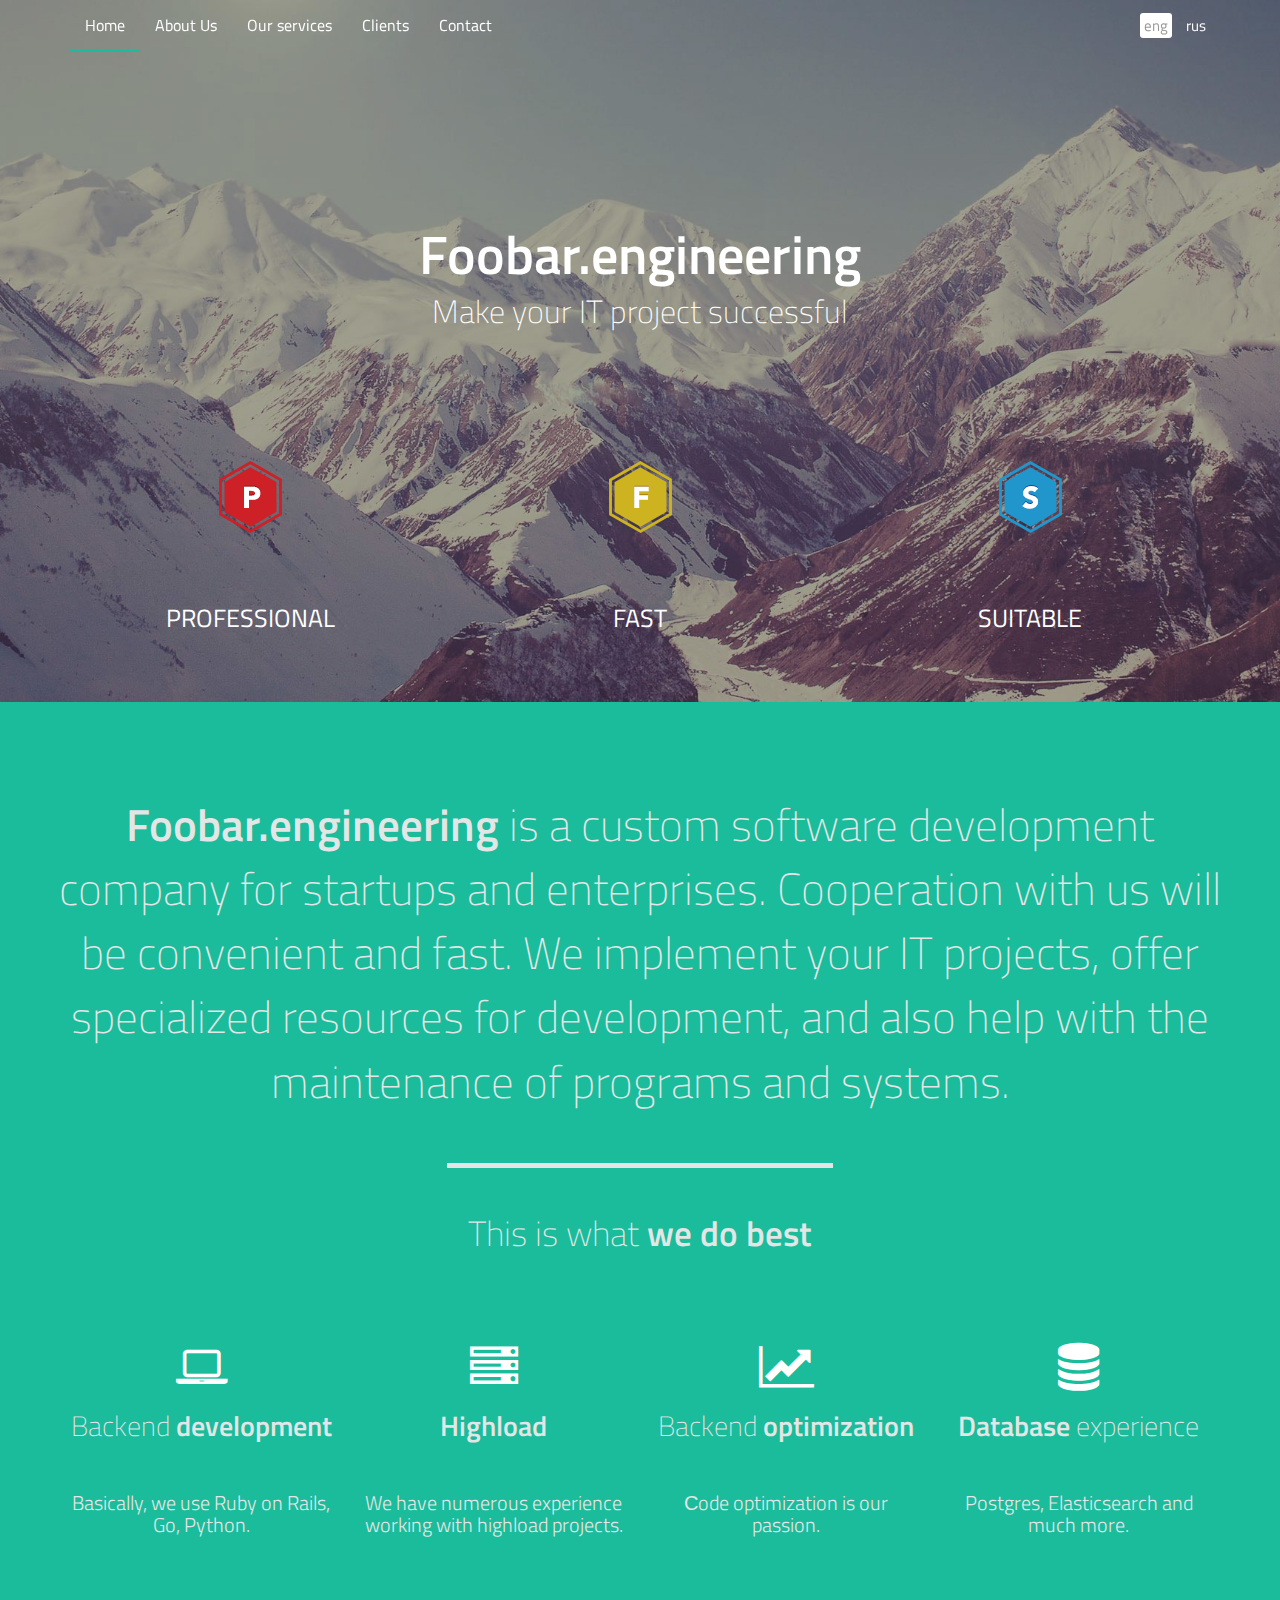
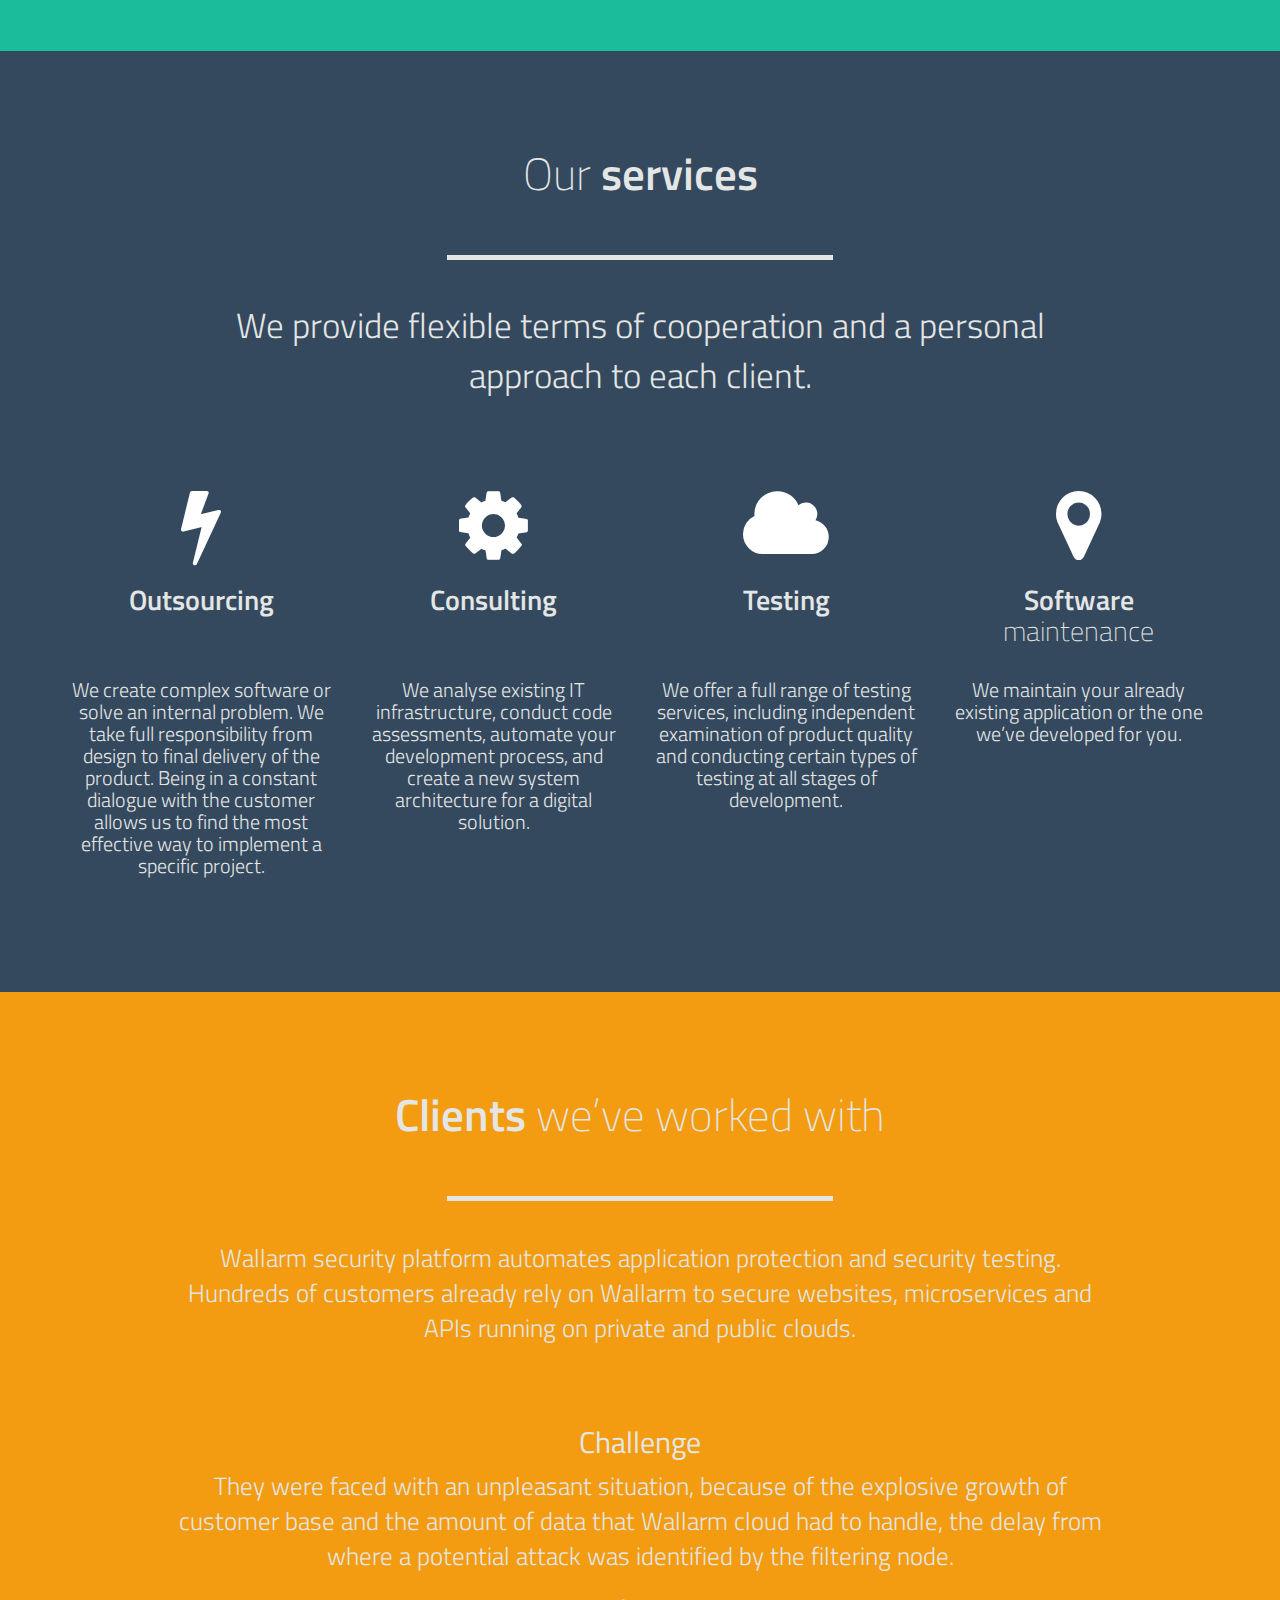
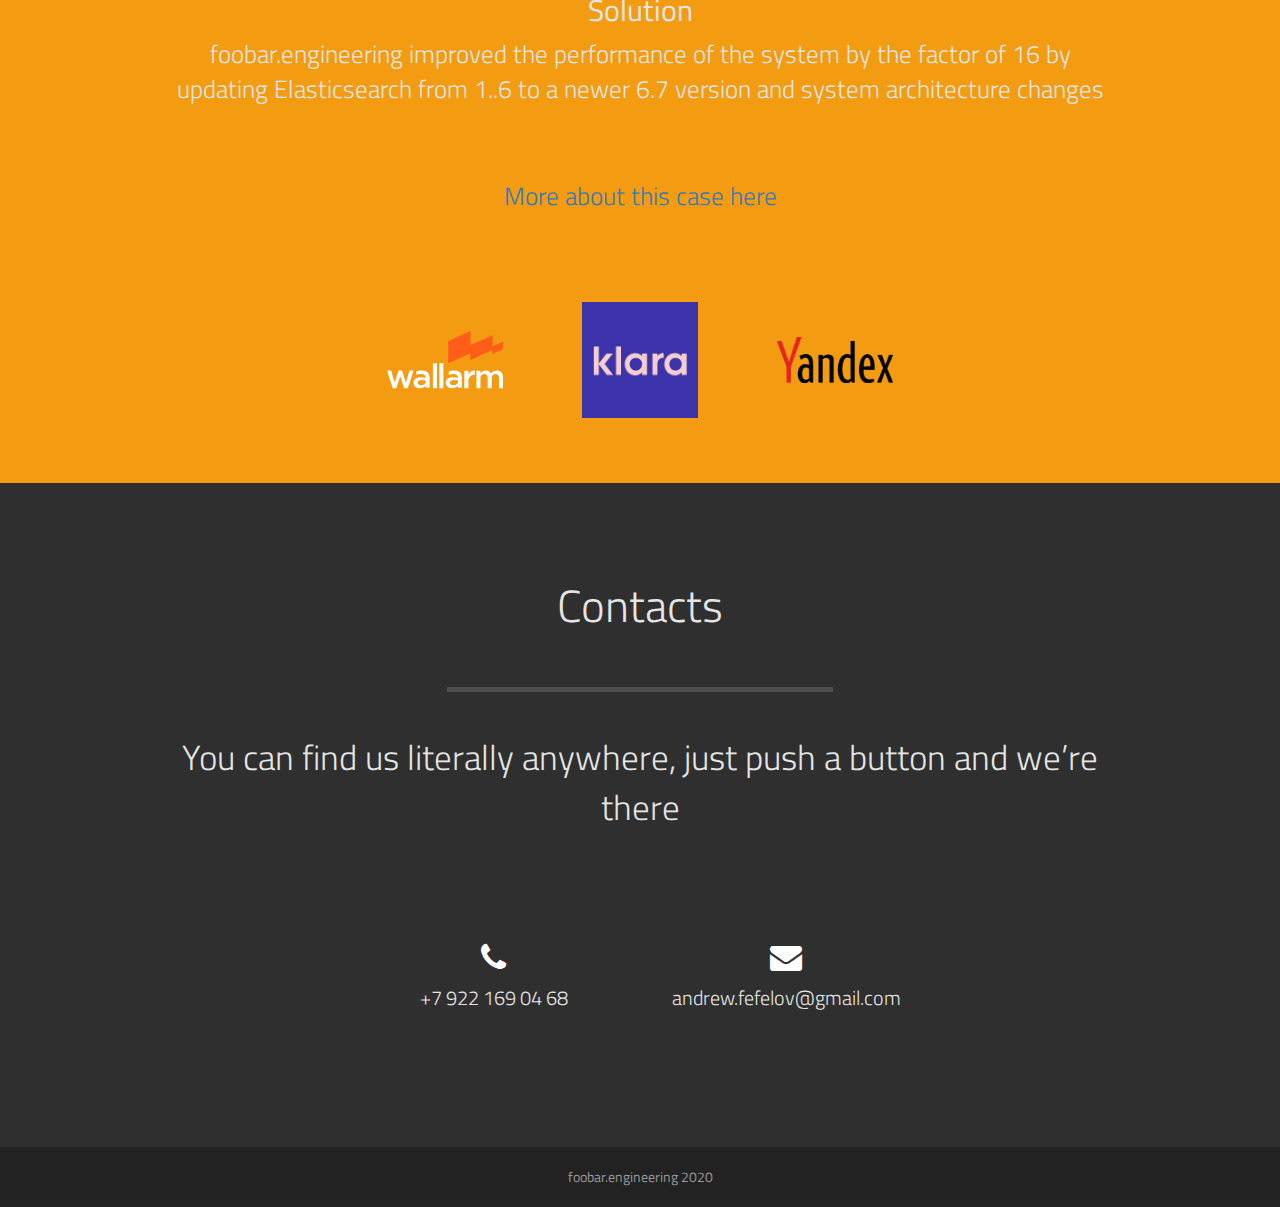
<file: index.html>
<!DOCTYPE html>
<html lang="en">
<head>
  <meta charset="utf-8">
  <title>foobar.engineering - Product development of high-load projects</title>
  <meta content="width=device-width, initial-scale=1.0" name="viewport">
  <meta content="development ruby ruby-on-rails high-load postgresql golang python" name="keywords">
  <meta content="We provide services in the field of software and web development." name="description">

  <!-- Favicons -->
  <link href="https://tataurov.github.io/foobar.github.io/img/favicon.png" rel="icon">
  <link href="https://tataurov.github.io/foobar.github.io/img/apple-touch-icon.png" rel="apple-touch-icon">

  <!-- Google Fonts -->
  <link href="https://fonts.googleapis.com/css?family=Titillium+Web:400,600,300,200&subset=latin,latin-ext" rel="stylesheet">

  <!-- Bootstrap CSS File -->
  <link href="https://tataurov.github.io/foobar.github.io/lib/bootstrap/css/bootstrap.min.css" rel="stylesheet">

  <!-- Libraries CSS Files -->
  <link href="https://tataurov.github.io/foobar.github.io/lib/font-awesome/css/font-awesome.min.css" rel="stylesheet">

  <!-- Main Stylesheet File -->
  <link href="https://tataurov.github.io/foobar.github.io/css/style.css" rel="stylesheet">

  <!-- Global site tag (gtag.js) - Google Analytics -->
  <script async src="https://www.googletagmanager.com/gtag/js?id=G-QPR0GGKFZ7"></script>
  <script>
    window.dataLayer = window.dataLayer || [];
    function gtag(){dataLayer.push(arguments);}
    gtag('js', new Date());

    gtag('config', 'G-QPR0GGKFZ7');
  </script>
</head>
<body data-spy="scroll" data-offset="58" data-target="#navigation">
  <div id="navigation" class="navbar navbar-fixed-top">
    <div class="container">
      <div class="navbar-header">
        <button type="button" class="navbar-toggle" data-toggle="collapse" data-target=".navbar-collapse">
          <i class="fa fa-bars"></i>
        </button>
      </div>
      <div class="navbar-collapse collapse">
        <ul class="nav navbar-nav">
          <li class="active"><a href="#intro" class="smoothscroll">Home</a></li>
          <li><a href="#about-us" class="smoothscroll">About Us</a></li>
          <li><a href="#services" class="smoothscroll">Our services</a></li>
          <li><a href="#clients" class="smoothscroll">Clients</a></li>
          <li><a href="#contact" class="smoothscroll">Contact</a></li>
        </ul>
      </div>
      <div class="languages">
        <a class="active" href="https://tataurov.github.io/foobar.github.io/">eng</a>
        <a href="https://tataurov.github.io/foobar.github.io/ru">rus</a>
      </div>
    </div>
  </div>

  <div class="slide story" id="intro" data-slide="1">
    <div class="container">
      <div id="home-row-1" class="row clearfix">
        <div class="col-12">
          <h1 class="font-semibold">Foobar.engineering</h1>
          <h4 class="font-thin">
            Make your IT project successful
          </h4>
          <br>
          <br>
        </div>
      </div>
      <div id="home-row-2" class="row clearfix">

        <div class="col-12 col-sm-4">
          <a href="#about-us" class="smoothscroll navigation-slide-a"><div class="home-hover navigation-slide">
            <img src="img/s02.png"></div><span>PROFESSIONAL</span>
          </a>
        </div>

        <div class="col-12 col-sm-4">
          <a href="#services" class="smoothscroll navigation-slide-a">
            <div class="home-hover navigation-slide">
              <img src="img/s01.png">
            </div>
            <span>FAST</span>
          </a>
        </div>

        <div class="col-12 col-sm-4">
          <a href="#clients" class="smoothscroll navigation-slide-a">
            <div class="home-hover navigation-slide">
              <img src="img/s03.png">
            </div>
            <span>SUITABLE</span>
          </a>
        </div>
      </div>
    </div>
  </div>
  <div class="slide story" id="about-us" data-slide="2">
    <div class="container">
      <div class="row title-row">
        <div class="col-12 font-thin">
          <span class="font-semibold">Foobar.engineering</span> is a custom software development company for startups and enterprises. Cooperation with us will be convenient and fast.
          We implement your IT projects, offer specialized resources for development, and also help with the maintenance of programs and systems.
        </div>
      </div>
      <div class="row line-row">
        <div class="hr">&nbsp;</div>
      </div>
      <div class="row subtitle-row">
        <div class="col-12 font-thin">This is what <span class="font-semibold">we do best</span></div>
      </div>
      <div class="row content-row">
        <div class="col-12 col-lg-3 col-sm-6">
          <p><i class="fa fa-laptop"></i></p>
          <h2 class="font-thin">Backend <span class="font-semibold">development</span></h2>
          <h4 class="font-thin">Basically, we use Ruby on Rails, Go, Python.</h4>
          <br />
          <br />
        </div>
        <div class="col-12 col-lg-3 col-sm-6">
          <p><i class="fa fa-server"></i></p>
          <h2 class="font-thin"><span class="font-semibold">Highload</span></h2>
          <h4 class="font-thin">We have numerous experience working with highload projects.</h4>
          <br />
          <br />
        </div>
        <div class="col-12 col-lg-3 col-sm-6">
          <p><i class="fa fa-line-chart"></i></p>
          <h2 class="font-thin">Backend <span class="font-semibold">optimization</span></h2>
          <h4 class="font-thin">Сode optimization is our passion.</h4>
          <br />
          <br />
        </div>
        <div class="col-12 col-lg-3 col-sm-6">
          <p><i class="fa fa-database"></i></p>
          <h2 class="font-thin"><span class="font-semibold">Database</span> experience</h2><wo></wo>
          <h4 class="font-thin">Postgres, Elasticsearch and much more.</h4>
          <br />
          <br />
        </div>
      </div>
    </div>
  </div>

  <div class="slide story" id="services" data-slide="4">
    <div class="container">
      <div class="row title-row">
        <div class="col-12 font-thin">Our <span class="font-semibold">services</span></div>
      </div>
      <div class="row line-row">
        <div class="hr">&nbsp;</div>
      </div>
      <div class="row subtitle-row">
        <div class="col-sm-1 hidden-sm">&nbsp;</div>
        <div class="col-12 col-sm-10 font-light">We provide flexible terms of cooperation and a personal approach to each client.</div>
        <div class="col-sm-1 hidden-sm">&nbsp;</div>
      </div>
      <div class="row content-row">
        <div class="col-12 col-sm-3">
          <p><i class="fa fa-bolt"></i></p>
          <h2 class="font-thin"><span class="font-semibold" >Outsourcing</span></h2>
          <h4 class="font-thin">We create complex software or solve an internal problem. We take full responsibility from design to final delivery of the product. Being in a constant dialogue with the customer allows us to find the most effective way to implement a specific project.</h4>
          <br />
          <br />
        </div>
        <div class="col-12 col-sm-3">
          <p><i class="fa fa-cog"></i></p>
          <h2 class="font-thin"><span class="font-semibold">Consulting</span></h2>
          <h4 class="font-thin">We analyse existing IT infrastructure, conduct code assessments, automate your development process, and create a new system architecture for a digital solution.</h4>
          <br />
          <br />
        </div>
        <div class="col-12 col-sm-3">
          <p><i class="fa fa-cloud"></i></p>
          <h2 class="font-thin"><span class="font-semibold">Testing</span></h2>
          <h4 class="font-thin">We offer a full range of testing services, including independent examination of product quality and conducting certain types of testing at all stages of development.</h4>
          <br />
          <br />
        </div>
        <div class="col-12 col-sm-3">
          <p><i class="fa fa-map-marker"></i></p>
          <h2 class="font-thin"><span class="font-semibold">Software</span><br />maintenance</h2>
          <h4 class="font-thin">We maintain your already existing application or the one we’ve developed for you.</h4>
          <br />
          <br />
        </div>
      </div>
    </div>
  </div>
  <div class="slide story" id="clients" data-slide="5">
    <div class="container">
      <div class="row title-row">
        <div class="col-12 font-thin"><span class="font-semibold">Clients</span> we’ve worked with</div>
      </div>
      <div class="row line-row">
        <div class="hr">&nbsp;</div>
      </div>
      <div class="row subtitle-row" id="js-text-slides-content">
        <div class="js-text-slides-content__slide text-slides-content__slide active" data-slide="1">
          <div class="col-sm-1 hidden-sm">&nbsp;</div>
          <div class="col-12 col-sm-10 font-light">
            <p>Wallarm security platform automates application protection and security testing. Hundreds of customers already rely on Wallarm to secure websites, microservices and APIs running on private and public clouds.</p>
            <br />
            <h2>Challenge</h2>
            <p>They were faced with an unpleasant situation, because of the explosive growth of customer base and the amount of data that Wallarm cloud had to handle, the delay from where a potential attack was identified by the filtering node.</p>

            <h2>Solution</h2>
            <p>foobar.engineering improved the performance of the system by the factor of 16 by
              updating Elasticsearch from 1..6 to a newer 6.7 version and system architecture changes</p>
            <br />
            <a href="https://lab.wallarm.com/putting-wallarm-management-console-on-a-fast-track/">More about this case here</a>
          </div>
          <div class="col-sm-1 hidden-sm">&nbsp;</div>
        </div>
        <div class="js-text-slides-content__slide text-slides-content__slide" data-slide="2">
          <div class="col-sm-1 hidden-sm">&nbsp;</div>
          <div class="col-12 col-sm-10 font-light">
            <p>Klara is а secure healthcare communication platform, revolutionizing healthcare communication for everyone involved in the patient's journey.</p>
            <br />
            <h2>Challenge</h2>
            <p>The client needed the service for performance testing due to expansion of the client base.</p>

            <h2>Solution</h2>
            <p>foobar.engineering developed flexible service for the performance tests including data obfuscation of personal data and integration into the pipeline.</p>
          </div>
          <div class="col-sm-1 hidden-sm">&nbsp;</div>
        </div>
        <div class="js-text-slides-content__slide text-slides-content__slide" data-slide="3">
          <div class="col-sm-1 hidden-sm">&nbsp;</div>
          <div class="col-12 col-sm-10 font-light">
            <p>
              Yandex is a Russian multinational company in the information technology industry.
              The client wanted to create a marketing project for traffic laws testing.
              We used Yandex.cloud solution and developed the service using Golang.
            </p>
            <br />
            <p>The result you can see <a href="https://www.autoru-pdd.ru/">here</a></p>
            <br />
          </div>
          <div class="col-sm-1 hidden-sm">&nbsp;</div>
        </div>
      </div>
      <div class="row content-row content-row_logos">
        <div class="col-3 col-sm-3 hidden-sm">&nbsp;</div>
        <div class="col-12 col-sm-2 js-text-slides-content__nav-item text-slides-content__nav-item" data-slide="1">
          <img src="img/partners/wallarm.svg" alt="">
        </div>
        <div class="col-12 col-sm-2 js-text-slides-content__nav-item text-slides-content__nav-item" data-slide="2">
          <img src="img/partners/klara.png" alt="">
        </div>
        <div class="col-12 col-sm-2 js-text-slides-content__nav-item text-slides-content__nav-item" data-slide="3">
          <img src="img/partners/ya.png" alt="">
        </div>
        <div class="col-3 col-sm-3 hidden-sm">&nbsp;</div>
      </div>
    </div>
  </div>

  <div class="slide story" id="contact" data-slide="6">
    <div class="container">
      <div class="row title-row">
        <div class="col-12 font-light">Contacts</div>
      </div>
      <!-- /row -->
      <div class="row line-row">
        <div class="hr">&nbsp;</div>
      </div>
      <!-- /row -->
      <div class="row subtitle-row">
        <div class="col-sm-1 hidden-sm">&nbsp;</div>
        <div class="col-12 col-sm-10 font-light">You can find us literally anywhere, just push a button and we’re there</div>
        <div class="col-sm-1 hidden-sm">&nbsp;</div>
      </div>
      <!-- /row -->
      <div id="contact-row-4" class="row">
        <div class="col-sm-3 hidden-sm">&nbsp;</div>
        <div class="col-12 col-sm-3 with-hover-text">
          <p><a target="_blank" href="tel:+79221690468"><i class="fa fa-phone"></i></a></p>
          <span class="hover-text font-light ">+7 922 169 04 68</span></a>
        </div>
        <div class="col-12 col-sm-3 with-hover-text">
          <p><a target="_blank" href="mailto:andrew.fefelov@gmail.com"><i class="fa fa-envelope"></i></a></p>
          <span class="hover-text font-light ">andrew.fefelov@gmail.com</span></a>
        </div>
      </div>
      <!-- /row -->
    </div>
    <!-- /container -->
  </div>

  <div id="copyrights">
    <div class="container">
      <div class="credits">
        <span>foobar.engineering 2020</span>
      </div>
    </div>
  </div>

  <script src="lib/jquery/jquery.min.js"></script>
  <script src="lib/bootstrap/js/bootstrap.min.js"></script>
  <script src="lib/easing/easing.min.js"></script>
  <script src="lib/php-mail-form/validate.js"></script>
  <script src="lib/fancybox/fancybox.js"></script>

  <script src="js/main.js"></script>

</body>
</html>
</file>
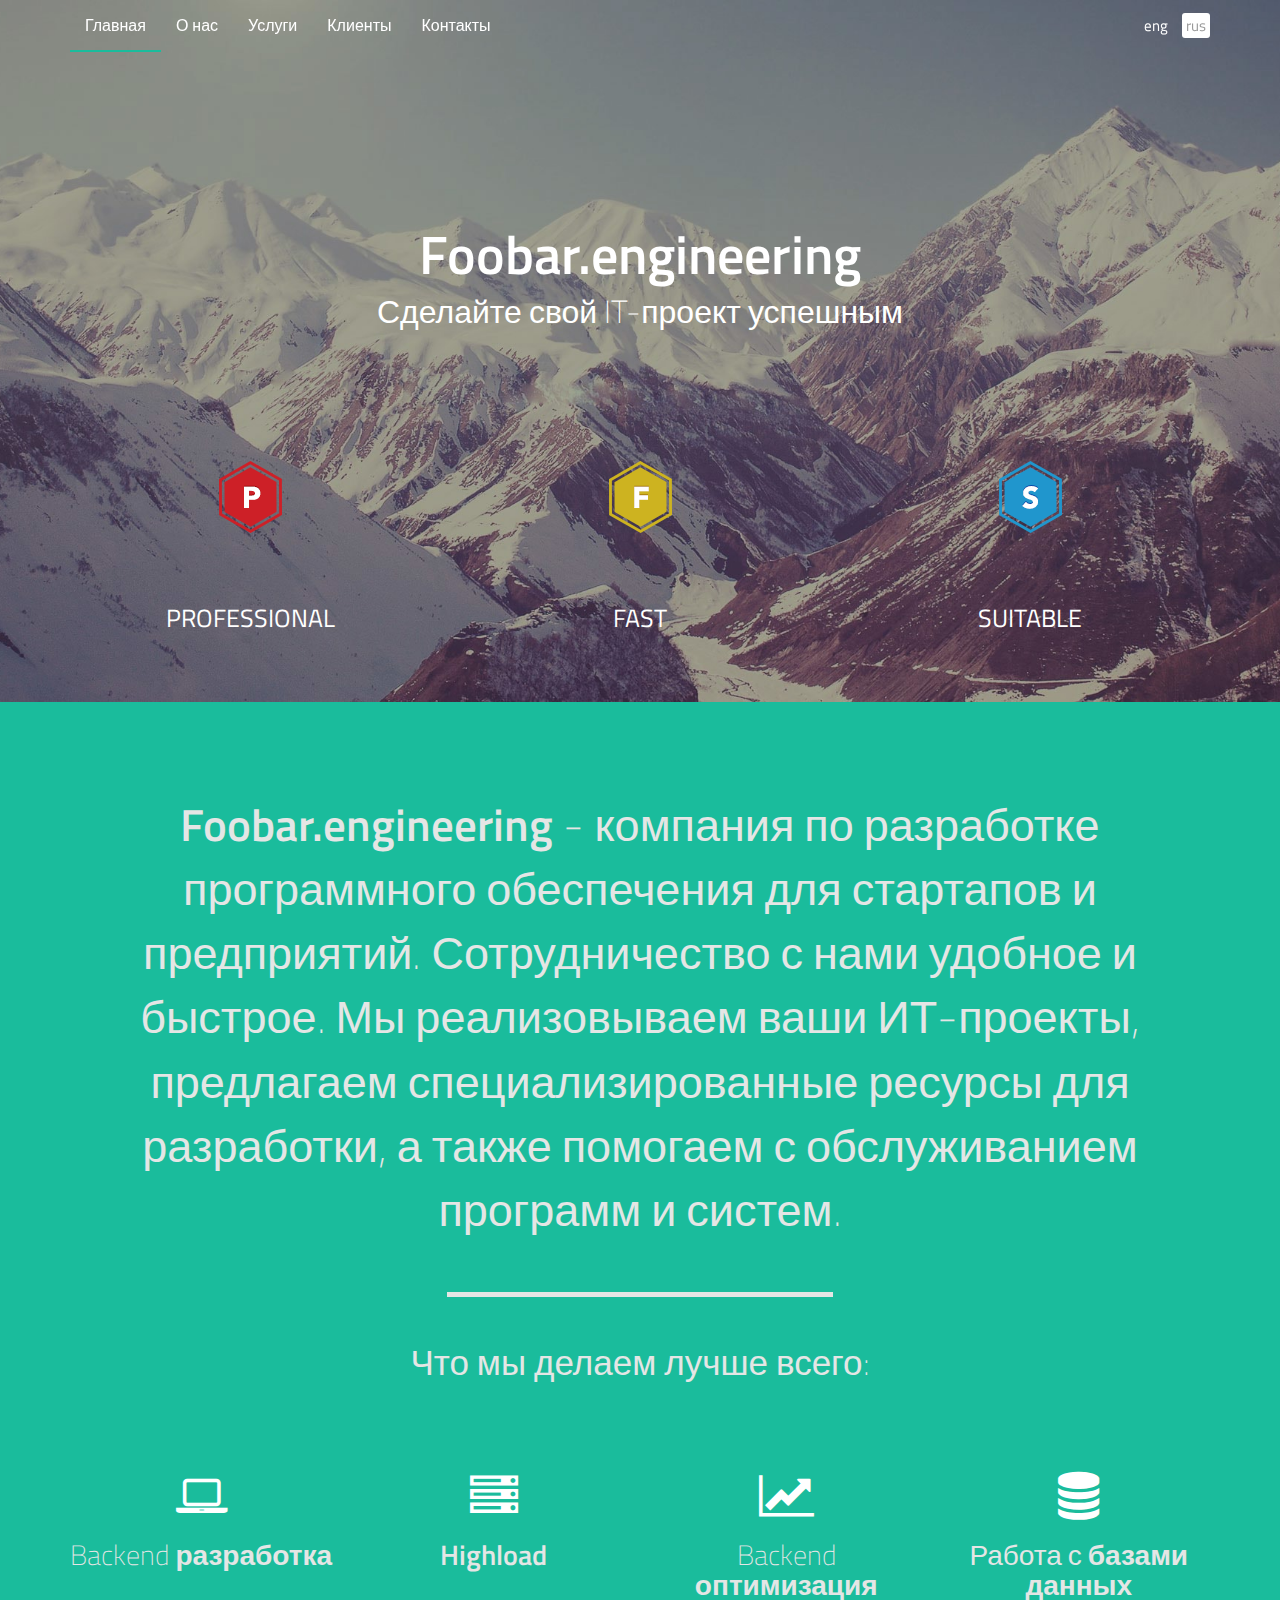
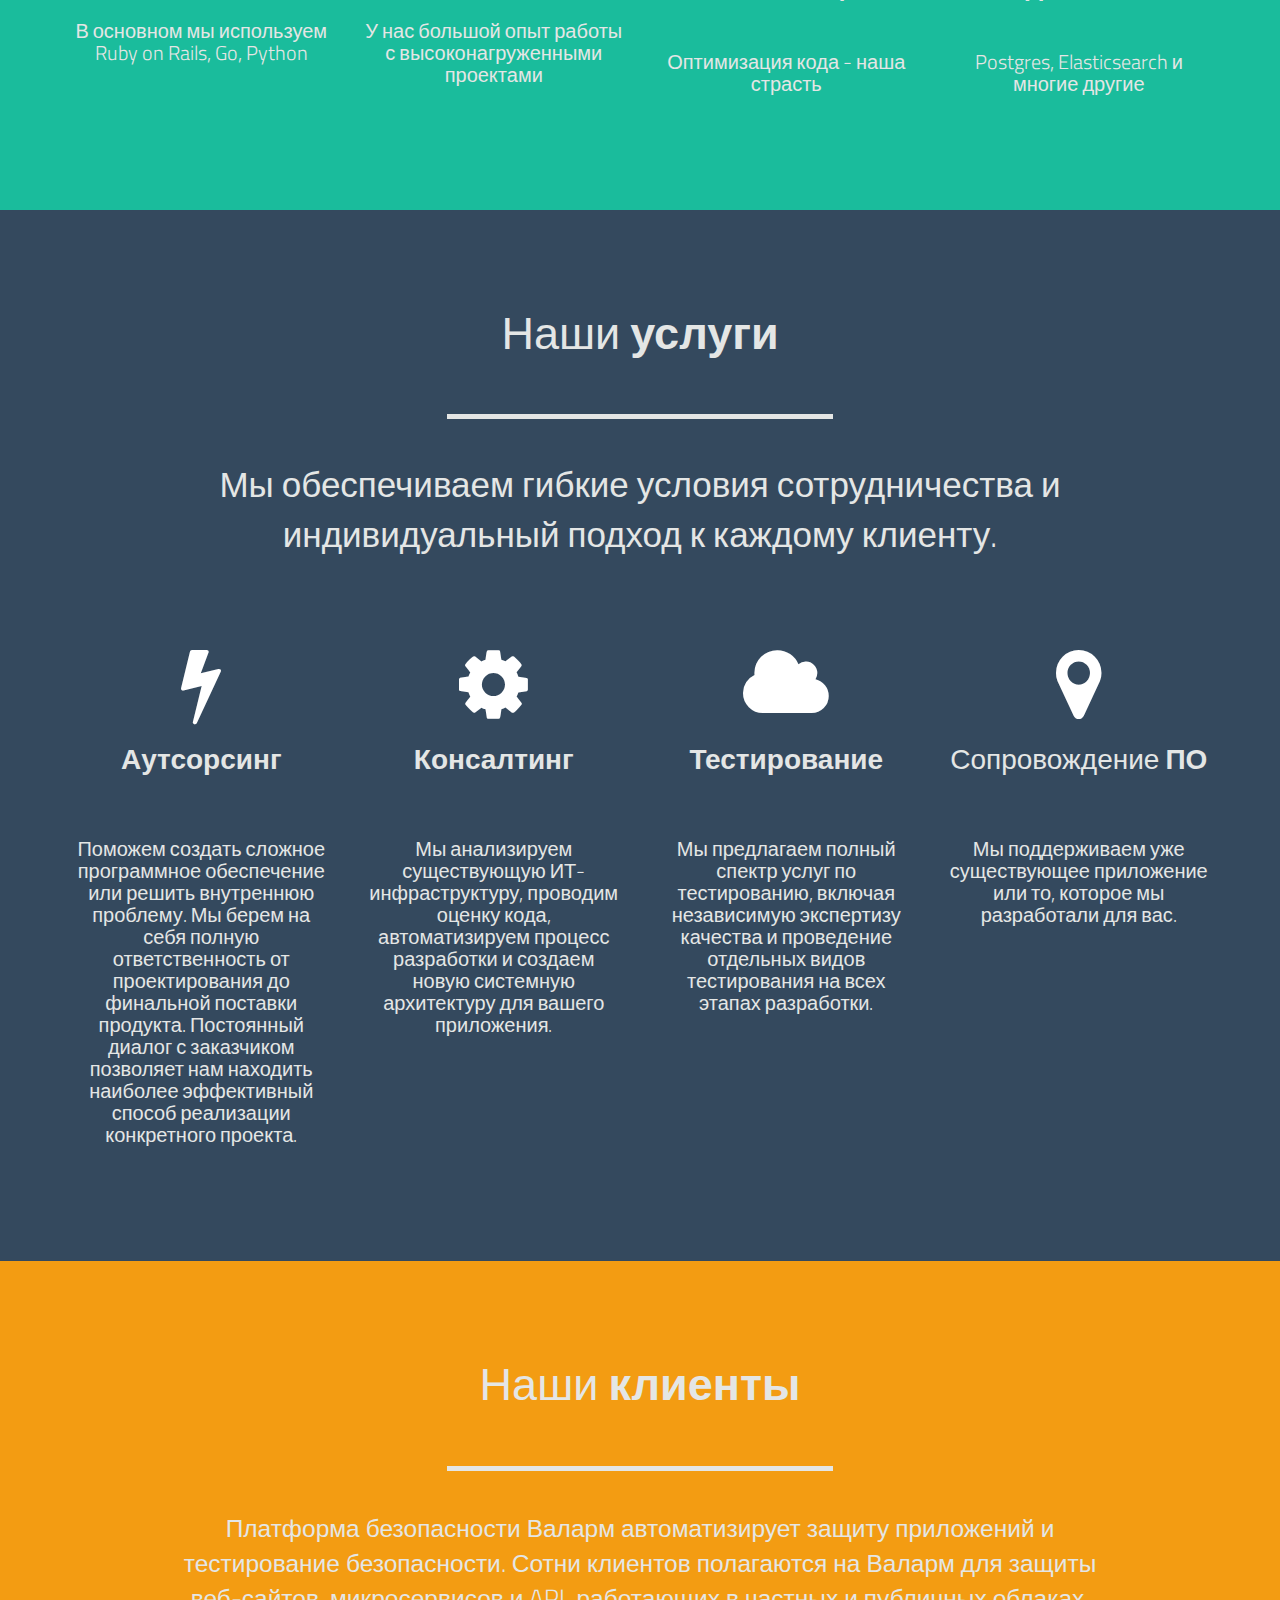
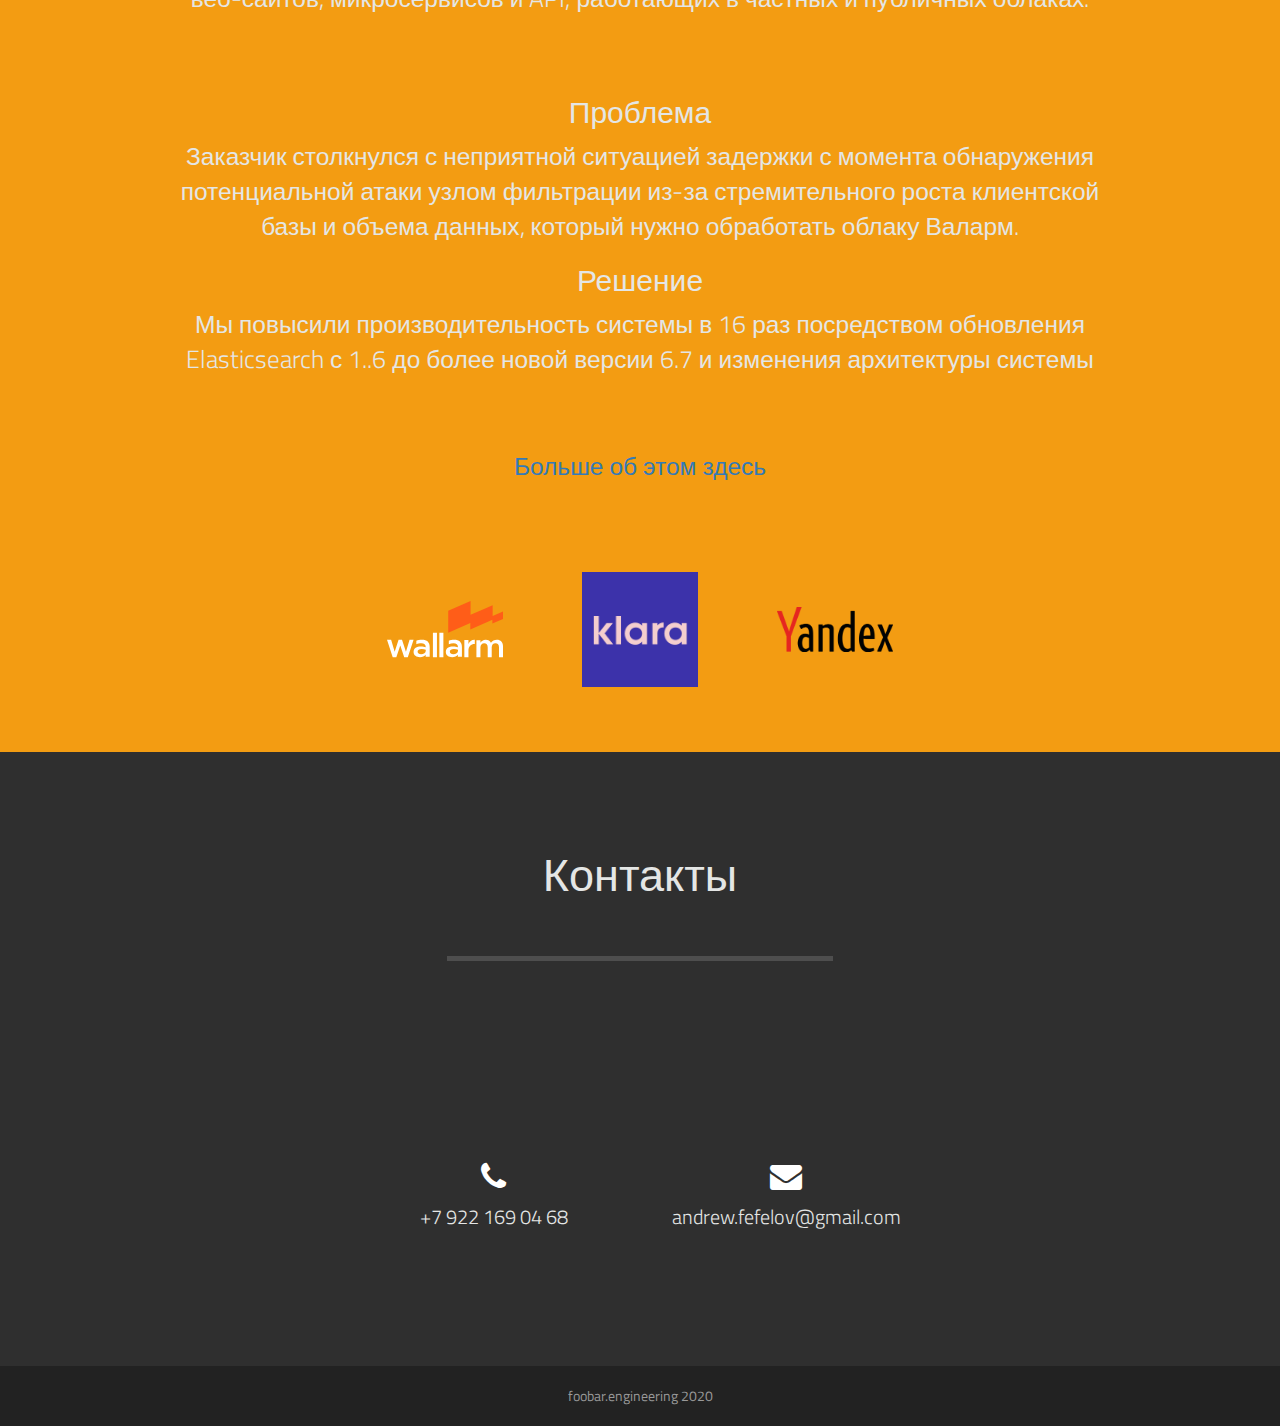
<file: ru/index.html>
<!DOCTYPE html>
<html lang="ru">
<head>
  <meta charset="utf-8">
  <title>foobar.engineering - Сделайте свой IT-проект успешным</title>
  <meta content="width=device-width, initial-scale=1.0" name="viewport">
  <meta content="development ruby ruby-on-rails high-load postgresql golang python" name="keywords">
  <meta content="компания по разработке программного обеспечения для стартапов и предприятий" name="description">

  <!-- Favicons -->
  <link href="https://tataurov.github.io/foobar.github.io/img/favicon.png" rel="icon">
  <link href="https://tataurov.github.io/foobar.github.io/img/apple-touch-icon.png" rel="apple-touch-icon">

  <!-- Google Fonts -->
  <link href="https://fonts.googleapis.com/css?family=Titillium+Web:400,600,300,200&subset=latin,latin-ext" rel="stylesheet">

  <!-- Bootstrap CSS File -->
  <link href="https://tataurov.github.io/foobar.github.io/lib/bootstrap/css/bootstrap.min.css" rel="stylesheet">

  <!-- Libraries CSS Files -->
  <link href="https://tataurov.github.io/foobar.github.io/lib/font-awesome/css/font-awesome.min.css" rel="stylesheet">

  <!-- Main Stylesheet File -->
  <link href="https://tataurov.github.io/foobar.github.io/css/style.css" rel="stylesheet">

  <!-- Global site tag (gtag.js) - Google Analytics -->
  <script async src="https://www.googletagmanager.com/gtag/js?id=G-QPR0GGKFZ7"></script>
  <script>
    window.dataLayer = window.dataLayer || [];
    function gtag(){dataLayer.push(arguments);}
    gtag('js', new Date());

    gtag('config', 'G-QPR0GGKFZ7');
  </script>
</head>
<body data-spy="scroll" data-offset="58" data-target="#navigation">
  <div id="navigation" class="navbar navbar-fixed-top">
    <div class="container">
      <div class="navbar-header">
        <button type="button" class="navbar-toggle" data-toggle="collapse" data-target=".navbar-collapse">
          <i class="fa fa-bars"></i>
        </button>
      </div>
      <div class="navbar-collapse collapse">
        <ul class="nav navbar-nav">
          <li class="active"><a href="#intro" class="smoothscroll">Главная</a></li>
          <li><a href="#about-us" class="smoothscroll">О нас</a></li>
          <li><a href="#services" class="smoothscroll">Услуги</a></li>
          <li><a href="#clients" class="smoothscroll">Клиенты</a></li>
          <li><a href="#contact" class="smoothscroll">Контакты</a></li>
        </ul>
      </div>
      <div class="languages">
        <a href="https://tataurov.github.io/foobar.github.io/">eng</a>
        <a class="active" href="https://tataurov.github.io/foobar.github.io/ru">rus</a>
      </div>
    </div>
  </div>

  <div class="slide story" id="intro" data-slide="1">
    <div class="container">
      <div id="home-row-1" class="row clearfix">
        <div class="col-12">
          <h1 class="font-semibold">Foobar.engineering</h1>
          <h4 class="font-thin">
            Сделайте свой IT-проект успешным
          </h4>
          <br>
          <br>
        </div>
      </div>
      <div id="home-row-2" class="row clearfix">

        <div class="col-12 col-sm-4">
          <a href="#about-us" class="smoothscroll navigation-slide-a"><div class="home-hover navigation-slide">
            <img src="https://tataurov.github.io/foobar.github.io/img/s02.png"></div><span>PROFESSIONAL</span>
          </a>
        </div>

        <div class="col-12 col-sm-4">
          <a href="#services" class="smoothscroll navigation-slide-a">
            <div class="home-hover navigation-slide">
              <img src="https://tataurov.github.io/foobar.github.io/img/s01.png">
            </div>
            <span>FAST</span>
          </a>
        </div>

        <div class="col-12 col-sm-4">
          <a href="#clients" class="smoothscroll navigation-slide-a">
            <div class="home-hover navigation-slide">
              <img src="https://tataurov.github.io/foobar.github.io/img/s03.png">
            </div>
            <span>SUITABLE</span>
          </a>
        </div>
      </div>
    </div>
  </div>
  <div class="slide story" id="about-us" data-slide="2">
    <div class="container">
      <div class="row title-row">
        <div class="col-12 font-thin">
          <span class="font-semibold">Foobar.engineering</span> - компания по разработке программного обеспечения для стартапов и предприятий. Сотрудничество с нами удобное и быстрое. Мы реализовываем ваши ИТ-проекты, предлагаем специализированные ресурсы для разработки, а также помогаем с обслуживанием программ и систем.
        </div>
      </div>
      <div class="row line-row">
        <div class="hr">&nbsp;</div>
      </div>
      <div class="row subtitle-row">
        <div class="col-12 font-thin">Что мы делаем лучше всего:</div>
      </div>
      <div class="row content-row">
        <div class="col-12 col-lg-3 col-sm-6">
          <p><i class="fa fa-laptop"></i></p>
          <h2 class="font-thin">Backend <span class="font-semibold">разработка</span></h2>
          <h4 class="font-thin">В основном мы используем Ruby on Rails, Go, Python</h4>
          <br />
          <br />
        </div>
        <div class="col-12 col-lg-3 col-sm-6">
          <p><i class="fa fa-server"></i></p>
          <h2 class="font-thin"><span class="font-semibold">Highload</span></h2>
          <h4 class="font-thin">У нас большой опыт работы с высоконагруженными проектами</h4>
          <br />
          <br />
        </div>
        <div class="col-12 col-lg-3 col-sm-6">
          <p><i class="fa fa-line-chart"></i></p>
          <h2 class="font-thin">Backend <span class="font-semibold">оптимизация</span></h2>
          <h4 class="font-thin">Оптимизация кода - наша страсть</h4>
          <br />
          <br />
        </div>
        <div class="col-12 col-lg-3 col-sm-6">
          <p><i class="fa fa-database"></i></p>
          <h2 class="font-thin">Работа с <span class="font-semibold">базами данных</span></h2><wo></wo>
          <h4 class="font-thin">Postgres, Elasticsearch и многие другие</h4>
          <br />
          <br />
        </div>
      </div>
    </div>
  </div>

  <div class="slide story" id="services" data-slide="4">
    <div class="container">
      <div class="row title-row">
        <div class="col-12 font-thin">Наши <span class="font-semibold">услуги</span></div>
      </div>
      <div class="row line-row">
        <div class="hr">&nbsp;</div>
      </div>
      <div class="row subtitle-row">
        <div class="col-sm-1 hidden-sm">&nbsp;</div>
        <div class="col-12 col-sm-10 font-light">Мы обеспечиваем гибкие условия сотрудничества и индивидуальный подход к каждому клиенту.</div>
        <div class="col-sm-1 hidden-sm">&nbsp;</div>
      </div>
      <div class="row content-row">
        <div class="col-12 col-sm-3">
          <p><i class="fa fa-bolt"></i></p>
          <h2 class="font-thin"><span class="font-semibold" >Аутсорсинг</span></h2>
          <h4 class="font-thin">Поможем создать сложное программное обеспечение или решить внутреннюю проблему. Мы берем на себя полную ответственность от проектирования до финальной поставки продукта. Постоянный диалог с заказчиком позволяет нам находить наиболее эффективный способ реализации конкретного проекта.</h4>
          <br />
          <br />
        </div>
        <div class="col-12 col-sm-3">
          <p><i class="fa fa-cog"></i></p>
          <h2 class="font-thin"><span class="font-semibold">Консалтинг</span></h2>
          <h4 class="font-thin">Мы анализируем существующую ИТ-инфраструктуру, проводим оценку кода, автоматизируем процесс разработки и создаем новую системную архитектуру для вашего приложения.</h4>
          <br />
          <br />
        </div>
        <div class="col-12 col-sm-3">
          <p><i class="fa fa-cloud"></i></p>
          <h2 class="font-thin"><span class="font-semibold">Тестирование</span></h2>
          <h4 class="font-thin">Мы предлагаем полный спектр услуг по тестированию, включая независимую экспертизу качества и проведение отдельных видов тестирования на всех этапах разработки.</h4>
          <br />
          <br />
        </div>
        <div class="col-12 col-sm-3">
          <p><i class="fa fa-map-marker"></i></p>
          <h2 class="font-thin">Сопровождение <span class="font-semibold">ПО</span><br /></h2>
          <h4 class="font-thin">Мы поддерживаем уже существующее приложение или то, которое мы разработали для вас.</h4>
          <br />
          <br />
        </div>
      </div>
    </div>
  </div>
  <div class="slide story" id="clients" data-slide="5">
    <div class="container">
      <div class="row title-row">
        <div class="col-12 font-thin">Наши <span class="font-semibold">клиенты</span></div>
      </div>
      <div class="row line-row">
        <div class="hr">&nbsp;</div>
      </div>
      <div class="row subtitle-row" id="js-text-slides-content">
        <div class="js-text-slides-content__slide text-slides-content__slide active" data-slide="1">
          <div class="col-sm-1 hidden-sm">&nbsp;</div>
          <div class="col-12 col-sm-10 font-light">
            <p>Платформа безопасности Валарм автоматизирует защиту приложений и тестирование безопасности. Сотни клиентов полагаются на Валарм для защиты веб-сайтов, микросервисов и API, работающих в частных и публичных облаках.</p>
            <br />
            <h2>Проблема</h2>
            <p>Заказчик столкнулся с неприятной ситуацией задержки с момента обнаружения потенциальной атаки узлом фильтрации из-за стремительного роста клиентской базы и объема данных, который нужно обработать облаку Валарм.</p>

            <h2>Решение</h2>
            <p>Мы повысили производительность системы в 16 раз посредством обновления Elasticsearch с 1..6 до более новой версии 6.7 и изменения архитектуры системы</p>
            <br />
            <a href="https://lab.wallarm.com/putting-wallarm-management-console-on-a-fast-track/">Больше об этом здесь</a>
          </div>
          <div class="col-sm-1 hidden-sm">&nbsp;</div>
        </div>
        <div class="js-text-slides-content__slide text-slides-content__slide" data-slide="2">
          <div class="col-sm-1 hidden-sm">&nbsp;</div>
          <div class="col-12 col-sm-10 font-light">
            <p>Klara - это революционная платформа для коммуникации в сфере здравоохранения.</p>
            <br />
            <h2>Проблема</h2>
            <p>Заказчику потребовалась услуга тестирования производительности в связи с расширением клиентской базы.</p>

            <h2>Решение</h2>
            <p>Мы разработали гибкий сервис для тестирования производительности, включая обфускацию личных данных и интеграцию в pipeline CI.</p>
          </div>
          <div class="col-sm-1 hidden-sm">&nbsp;</div>
        </div>
        <div class="js-text-slides-content__slide text-slides-content__slide" data-slide="3">
          <div class="col-sm-1 hidden-sm">&nbsp;</div>
          <div class="col-12 col-sm-10 font-light">
            <p>
              Яндекс - российская транснациональная компания в сфере информационных технологий.
              Заказчику необходимо было разработать маркетинговый проект по тестированию ПДД.
              Мы использовали решение Яндекс.Облака и разработали сервис на Golang.

            </p>
            <br />
            <p>Результат вы можете увидеть <a href="https://www.autoru-pdd.ru/">здесь</a></p>
            <br />
          </div>
          <div class="col-sm-1 hidden-sm">&nbsp;</div>
        </div>
      </div>
      <div class="row content-row content-row_logos">
        <div class="col-3 col-sm-3 hidden-sm">&nbsp;</div>
        <div class="col-12 col-sm-2 js-text-slides-content__nav-item text-slides-content__nav-item" data-slide="1">
          <img src="https://tataurov.github.io/foobar.github.io/img/partners/wallarm.svg" alt="">
        </div>
        <div class="col-12 col-sm-2 js-text-slides-content__nav-item text-slides-content__nav-item" data-slide="2">
          <img src="https://tataurov.github.io/foobar.github.io/img/partners/klara.png" alt="">
        </div>
        <div class="col-12 col-sm-2 js-text-slides-content__nav-item text-slides-content__nav-item" data-slide="3">
          <img src="https://tataurov.github.io/foobar.github.io/img/partners/ya.png" alt="">
        </div>
        <div class="col-3 col-sm-3 hidden-sm">&nbsp;</div>
      </div>
    </div>
  </div>

  <div class="slide story" id="contact" data-slide="6">
    <div class="container">
      <div class="row title-row">
        <div class="col-12 font-light">Контакты</div>
      </div>
      <!-- /row -->
      <div class="row line-row">
        <div class="hr">&nbsp;</div>
      </div>
      <!-- /row -->
      <div class="row subtitle-row">
        <div class="col-sm-1 hidden-sm">&nbsp;</div>
        <div class="col-12 col-sm-10 font-light"></div>
        <div class="col-sm-1 hidden-sm">&nbsp;</div>
      </div>
      <!-- /row -->
      <div id="contact-row-4" class="row">
        <div class="col-sm-3 hidden-sm">&nbsp;</div>
        <div class="col-12 col-sm-3 with-hover-text">
          <p><a target="_blank" href="tel:+79221690468"><i class="fa fa-phone"></i></a></p>
          <span class="hover-text font-light ">+7 922 169 04 68</span></a>
        </div>
        <div class="col-12 col-sm-3 with-hover-text">
          <p><a target="_blank" href="mailto:andrew.fefelov@gmail.com"><i class="fa fa-envelope"></i></a></p>
          <span class="hover-text font-light ">andrew.fefelov@gmail.com</span></a>
        </div>
      </div>
      <!-- /row -->
    </div>
    <!-- /container -->
  </div>

  <div id="copyrights">
    <div class="container">
      <div class="credits">
        <span>foobar.engineering 2020</span>
      </div>
    </div>
  </div>

  <script src="https://tataurov.github.io/foobar.github.io/lib/jquery/jquery.min.js"></script>
  <script src="https://tataurov.github.io/foobar.github.io/lib/bootstrap/js/bootstrap.min.js"></script>
  <script src="https://tataurov.github.io/foobar.github.io/lib/easing/easing.min.js"></script>
  <script src="https://tataurov.github.io/foobar.github.io/lib/php-mail-form/validate.js"></script>
  <script src="https://tataurov.github.io/foobar.github.io/lib/fancybox/fancybox.js"></script>

  <script src="https://tataurov.github.io/foobar.github.io/js/main.js"></script>

</body>
</html>
</file>
